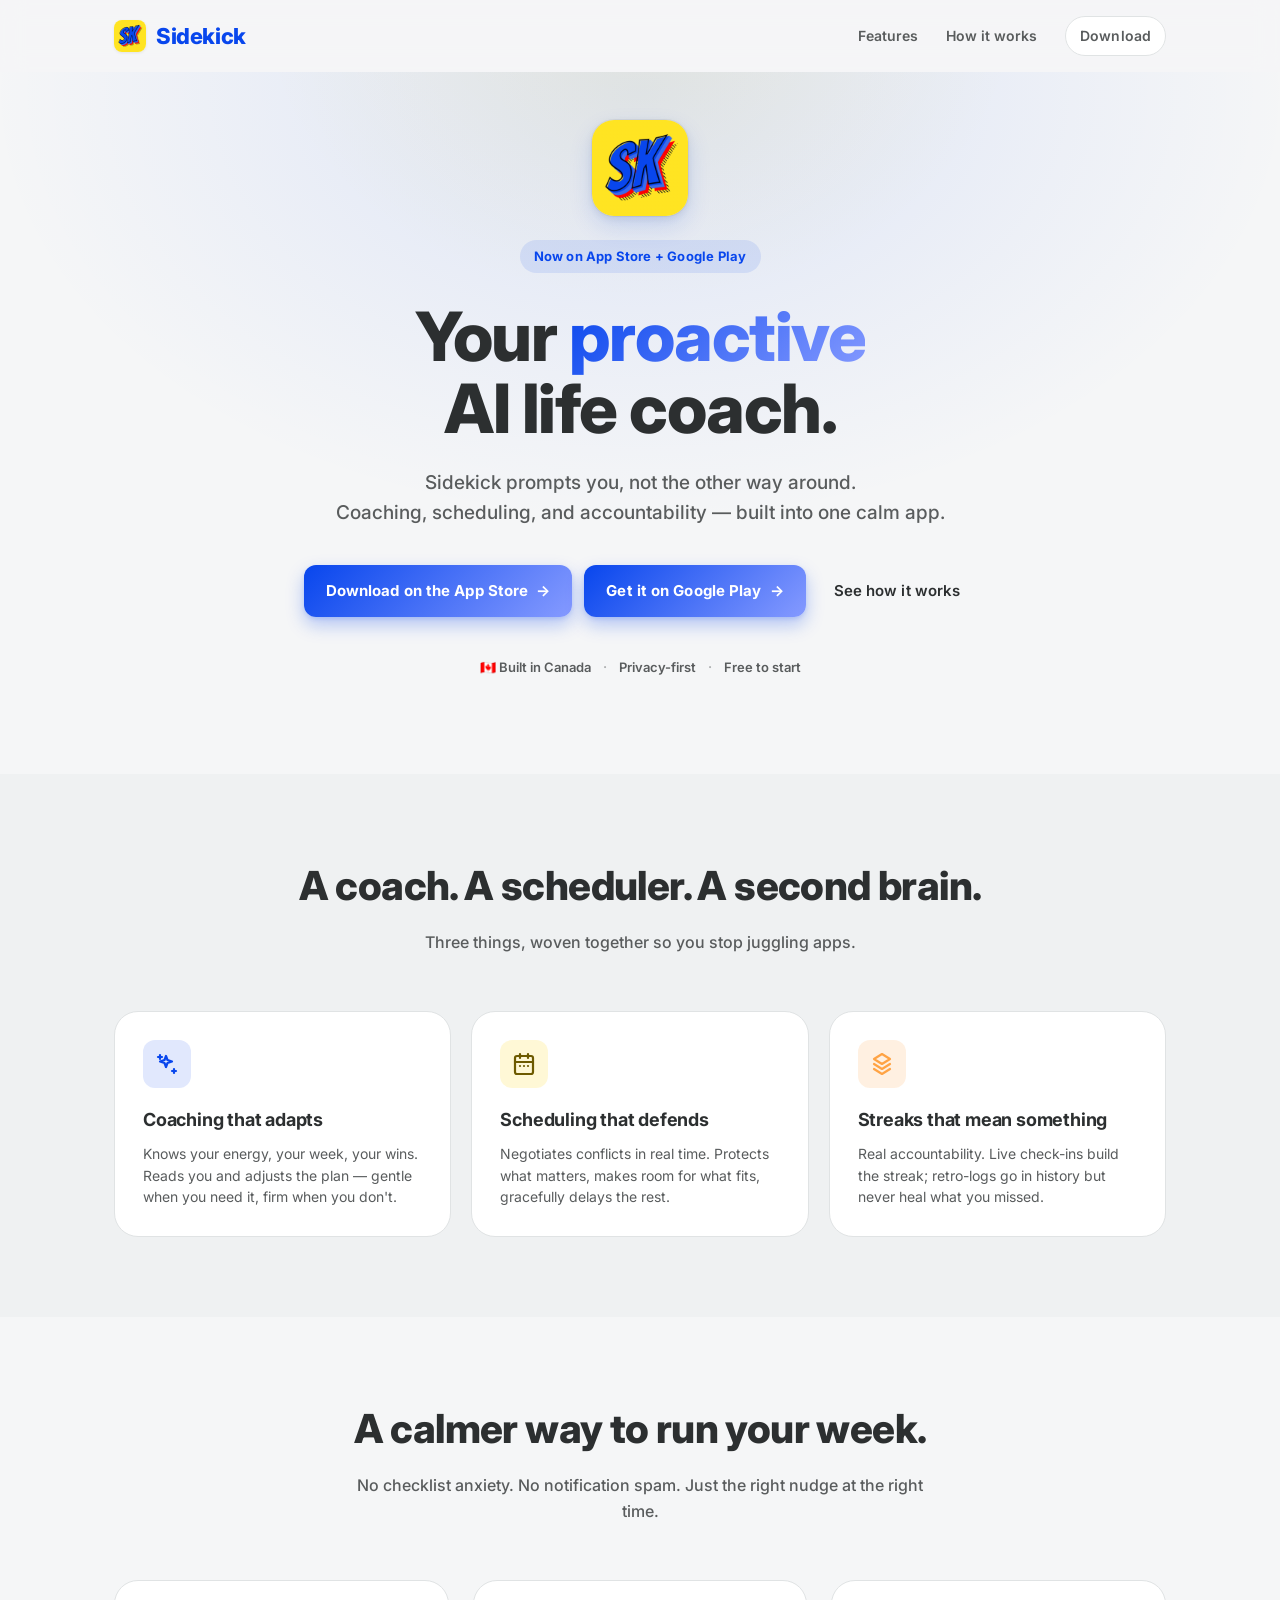
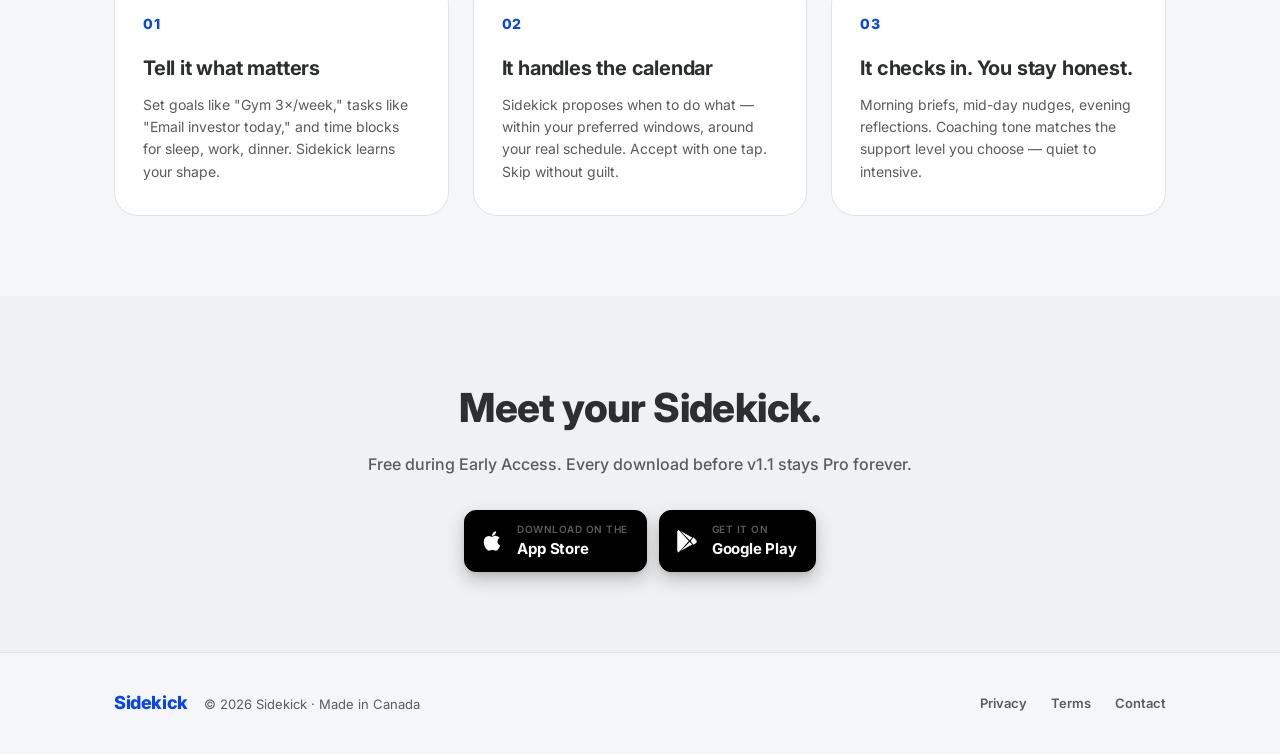
<file: index.html>
<!DOCTYPE html>
<html lang="en">
<head>
  <meta charset="UTF-8" />
  <meta name="google-site-verification" content="sasBCXmBeBm7ZAWcgFnoEq6RkzopzZMMImtIzSrWHzg" />
  <meta name="viewport" content="width=device-width, initial-scale=1.0" />
  <meta name="theme-color" content="#0846ED" />

  <title>Sidekick — Your Proactive AI Life Coach</title>
  <meta name="description" content="Sidekick is a privacy-first personal assistant that proactively coaches you. It integrates calendar, goals, and energy to help maintain life balance — and prompts you, not the other way around." />

  <!-- Open Graph -->
  <meta property="og:title" content="Sidekick — Your Proactive AI Life Coach" />
  <meta property="og:description" content="The AI prompts you, not the other way around. Coaching, scheduling, accountability — built into one calm app." />
  <meta property="og:url" content="https://yoursidekick.ca" />
  <meta property="og:type" content="website" />
  <meta property="og:image" content="https://yoursidekick.ca/og.png" />

  <!-- Twitter -->
  <meta name="twitter:card" content="summary_large_image" />
  <meta name="twitter:title" content="Sidekick — Your Proactive AI Life Coach" />
  <meta name="twitter:description" content="The AI prompts you, not the other way around." />
  <meta name="twitter:image" content="https://yoursidekick.ca/og.png" />

  <!-- Favicon / App Icon -->
  <link rel="icon" type="image/png" href="app-icon.png" />
  <link rel="apple-touch-icon" href="app-icon.png" />
  <link rel="shortcut icon" type="image/png" href="app-icon.png" />

  <!-- Inter font -->
  <link rel="preconnect" href="https://fonts.googleapis.com" />
  <link rel="preconnect" href="https://fonts.gstatic.com" crossorigin />
  <link href="https://fonts.googleapis.com/css2?family=Inter:wght@400;500;600;700;800&display=swap" rel="stylesheet" />

  <link rel="stylesheet" href="style.css" />
</head>
<body>
  <header class="nav">
    <div class="container nav-row">
      <a href="/" class="brand">
        <img src="app-icon.png" alt="" class="brand-icon" width="36" height="36" />
        <span class="wordmark">Sidekick</span>
      </a>
      <nav class="nav-links">
        <a href="#features">Features</a>
        <a href="#how-it-works">How it works</a>
        <a href="#download" class="btn btn-ghost-sm">Download</a>
      </nav>
    </div>
  </header>

  <main>
    <!-- Hero -->
    <section class="hero">
      <div class="container hero-inner">
        <div class="hero-icon-wrap">
          <img src="app-icon.png" alt="Sidekick app icon" class="hero-icon" width="140" height="140" />
        </div>
        <div class="badge">Now on App Store + Google Play</div>
        <h1>
          Your <span class="grad-text">proactive</span><br />
          AI life coach.
        </h1>
        <p class="hero-sub">
          Sidekick prompts you, not the other way around.<br />
          Coaching, scheduling, and accountability — built into one calm app.
        </p>
        <div class="hero-cta">
          <a href="https://apps.apple.com/us/app/sidekick-ai/id6761344816" class="btn btn-primary">
            Download on the App Store
            <span class="arrow">→</span>
          </a>
          <a href="https://play.google.com/store/apps/details?id=com.jjahanzad.sidekick" class="btn btn-primary">
            Get it on Google Play
            <span class="arrow">→</span>
          </a>
          <a href="#how-it-works" class="btn btn-link">See how it works</a>
        </div>
        <div class="hero-trust">
          <span>🇨🇦 Built in Canada</span>
          <span>·</span>
          <span>Privacy-first</span>
          <span>·</span>
          <span>Free to start</span>
        </div>
      </div>
    </section>

    <!-- Value props -->
    <section id="features" class="features">
      <div class="container">
        <h2 class="section-title">A coach. A scheduler. A second brain.</h2>
        <p class="section-sub">Three things, woven together so you stop juggling apps.</p>

        <div class="feature-grid">
          <div class="feature-card">
            <div class="feature-icon" style="background: rgba(8, 70, 237, 0.12); color: #0846ED;">
              <svg viewBox="0 0 24 24" fill="none" stroke="currentColor" stroke-width="2.2" stroke-linecap="round" stroke-linejoin="round"><path d="M5 3v4"/><path d="M19 17v4"/><path d="M3 5h4"/><path d="M17 19h4"/><path d="M11 4l1.5 4L17 9.5 12.5 11 11 15 9.5 11 5 9.5 9.5 8z"/></svg>
            </div>
            <h3>Coaching that adapts</h3>
            <p>Knows your energy, your week, your wins. Reads you and adjusts the plan — gentle when you need it, firm when you don't.</p>
          </div>

          <div class="feature-card">
            <div class="feature-icon" style="background: rgba(253, 212, 0, 0.16); color: #6D5A00;">
              <svg viewBox="0 0 24 24" fill="none" stroke="currentColor" stroke-width="2.2" stroke-linecap="round" stroke-linejoin="round"><rect x="3" y="4" width="18" height="18" rx="2"/><path d="M16 2v4"/><path d="M8 2v4"/><path d="M3 10h18"/><path d="M8 14h.01"/><path d="M12 14h.01"/><path d="M16 14h.01"/></svg>
            </div>
            <h3>Scheduling that defends</h3>
            <p>Negotiates conflicts in real time. Protects what matters, makes room for what fits, gracefully delays the rest.</p>
          </div>

          <div class="feature-card">
            <div class="feature-icon" style="background: rgba(255, 163, 68, 0.16); color: #FFA344;">
              <svg viewBox="0 0 24 24" fill="none" stroke="currentColor" stroke-width="2.2" stroke-linecap="round" stroke-linejoin="round"><path d="M12 2L4 7l8 5 8-5-8-5z"/><path d="M4 12l8 5 8-5"/><path d="M4 17l8 5 8-5"/></svg>
            </div>
            <h3>Streaks that mean something</h3>
            <p>Real accountability. Live check-ins build the streak; retro-logs go in history but never heal what you missed.</p>
          </div>
        </div>
      </div>
    </section>

    <!-- How it works -->
    <section id="how-it-works" class="how">
      <div class="container">
        <h2 class="section-title">A calmer way to run your week.</h2>
        <p class="section-sub">No checklist anxiety. No notification spam. Just the right nudge at the right time.</p>

        <div class="how-grid">
          <div class="how-step">
            <div class="how-num">01</div>
            <h3>Tell it what matters</h3>
            <p>Set goals like "Gym 3×/week," tasks like "Email investor today," and time blocks for sleep, work, dinner. Sidekick learns your shape.</p>
          </div>
          <div class="how-step">
            <div class="how-num">02</div>
            <h3>It handles the calendar</h3>
            <p>Sidekick proposes when to do what — within your preferred windows, around your real schedule. Accept with one tap. Skip without guilt.</p>
          </div>
          <div class="how-step">
            <div class="how-num">03</div>
            <h3>It checks in. You stay honest.</h3>
            <p>Morning briefs, mid-day nudges, evening reflections. Coaching tone matches the support level you choose — quiet to intensive.</p>
          </div>
        </div>
      </div>
    </section>

    <!-- Download CTA -->
    <section id="download" class="waitlist">
      <div class="container waitlist-inner">
        <h2>Meet your Sidekick.</h2>
        <p>Free during Early Access. Every download before v1.1 stays Pro forever.</p>

        <div class="store-badges">
          <a href="https://apps.apple.com/us/app/sidekick-ai/id6761344816" class="store-badge store-badge-live" aria-label="Download on the App Store">
            <svg viewBox="0 0 24 24" fill="currentColor"><path d="M17.05 20.28c-.98.95-2.05.8-3.08.35-1.09-.46-2.09-.48-3.24 0-1.44.62-2.2.44-3.06-.35C2.79 15.25 3.51 7.59 9.05 7.31c1.35.07 2.29.74 3.08.8 1.18-.24 2.31-.93 3.57-.84 1.51.12 2.65.72 3.4 1.8-3.12 1.87-2.38 5.98.48 7.13-.57 1.5-1.31 2.99-2.54 4.09zM12.03 7.25c-.15-2.23 1.66-4.07 3.74-4.25.29 2.58-2.34 4.5-3.74 4.25z"/></svg>
            <div>
              <span class="store-badge-pre">Download on the</span>
              <span class="store-badge-name">App Store</span>
            </div>
          </a>
          <a href="https://play.google.com/store/apps/details?id=com.jjahanzad.sidekick" class="store-badge store-badge-live" aria-label="Get it on Google Play">
            <svg viewBox="0 0 24 24" fill="currentColor"><path d="M3 20.5V3.5c0-.85.46-1.6 1.16-2L13.69 12 4.16 22.5C3.46 22.1 3 21.35 3 20.5zM16.81 15.12L6.05 21.34l8.49-8.49zM20.16 10.81c.5.4.79.99.79 1.69s-.3 1.29-.79 1.69l-2.36 1.37L15.41 12l2.39-3.55zM6.05 2.66l10.76 6.22-2.27 2.39L6.05 2.66z"/></svg>
            <div>
              <span class="store-badge-pre">Get it on</span>
              <span class="store-badge-name">Google Play</span>
            </div>
          </a>
        </div>
      </div>
    </section>
  </main>

  <footer class="footer">
    <div class="container footer-row">
      <div class="footer-brand">
        <span class="wordmark">Sidekick</span>
        <span class="footer-meta">© 2026 Sidekick · Made in Canada</span>
      </div>
      <nav class="footer-links">
        <a href="privacy.html">Privacy</a>
        <a href="terms.html">Terms</a>
        <a href="mailto:hello@yoursidekick.ca">Contact</a>
      </nav>
    </div>
  </footer>
</body>
</html>
</file>
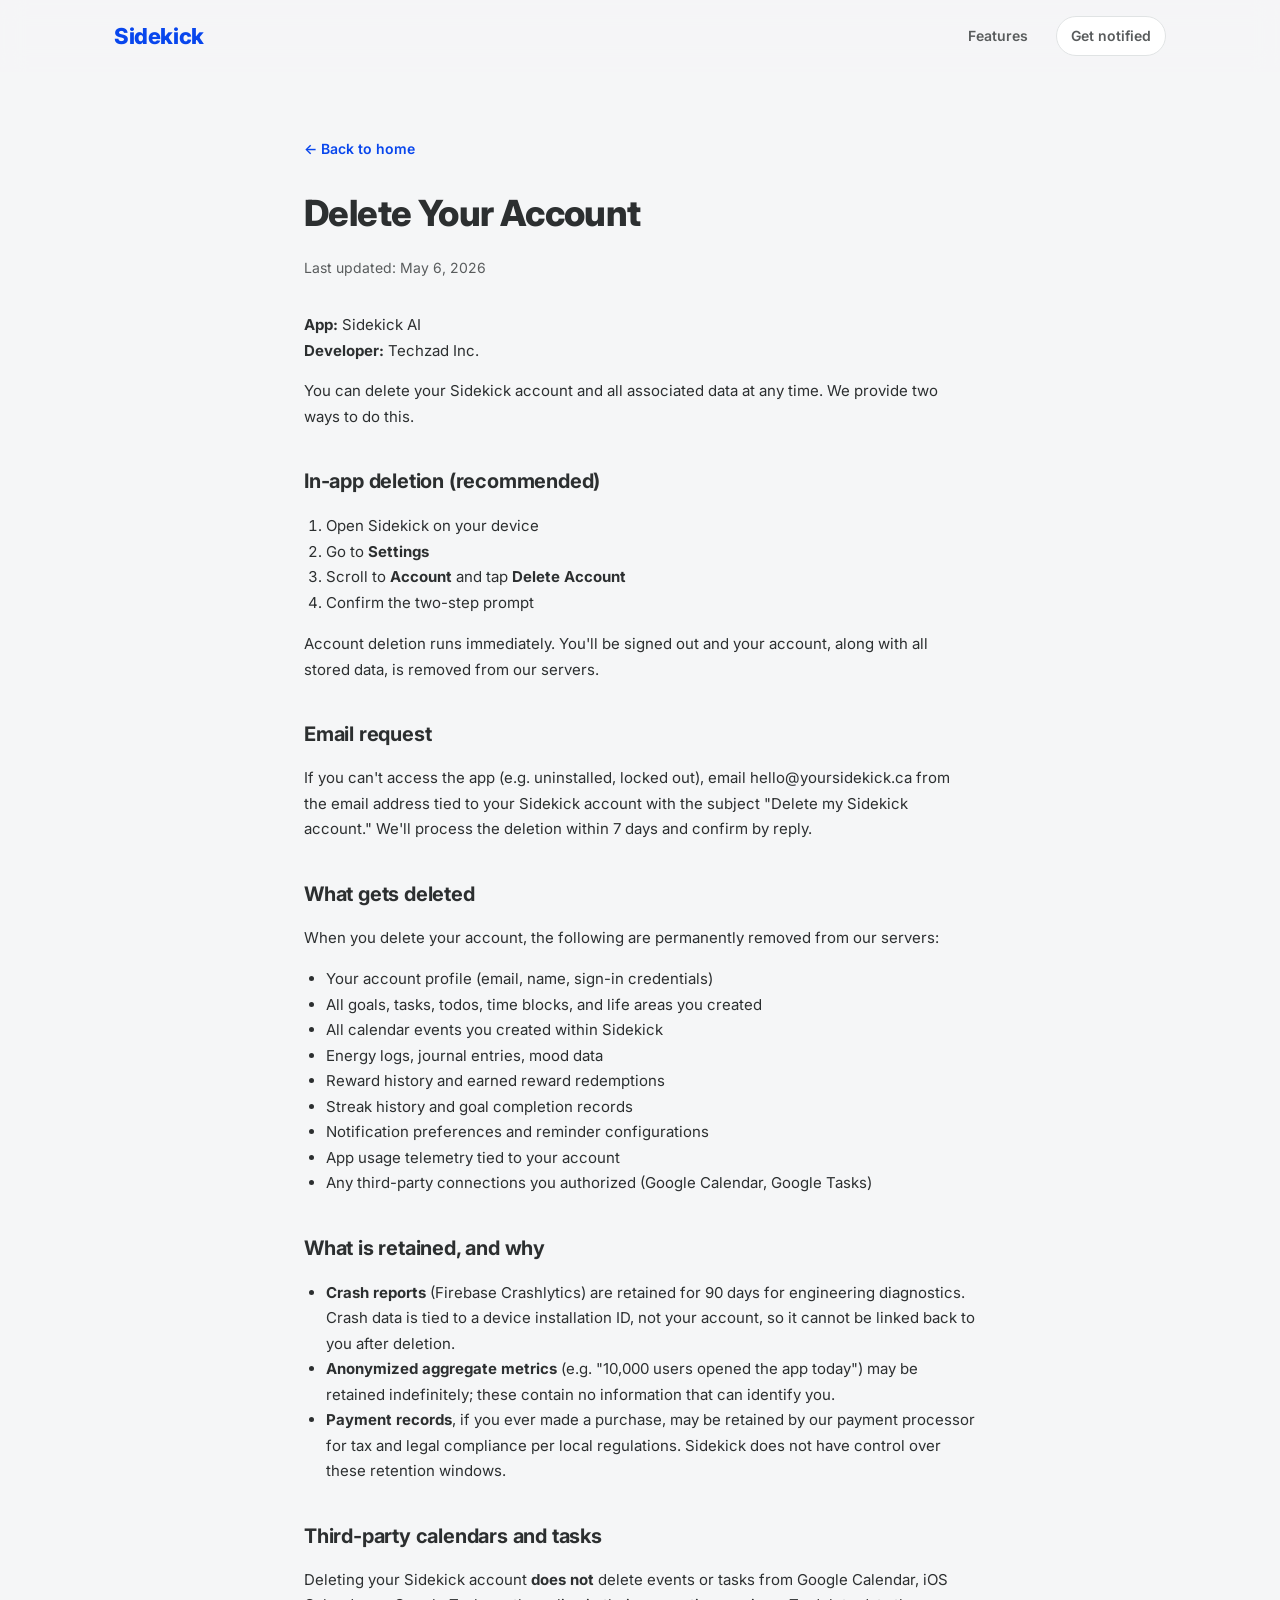
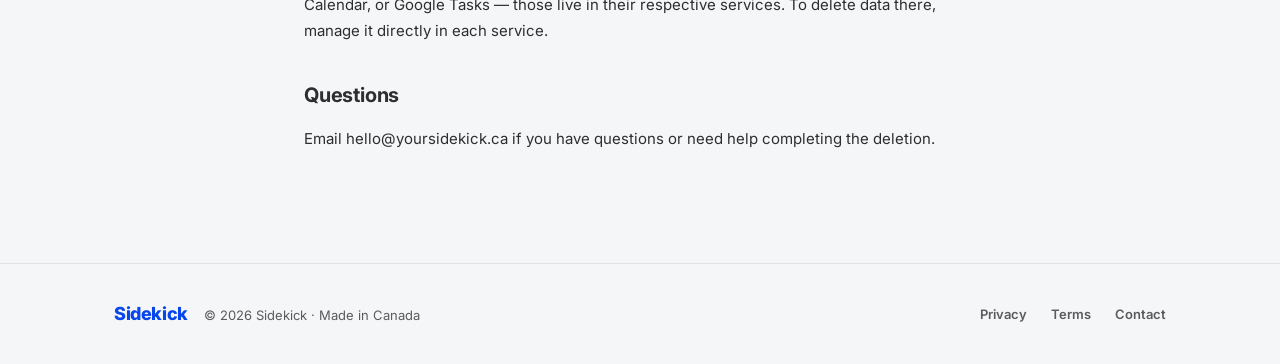
<file: delete-account.html>
<!DOCTYPE html>
<html lang="en">
<head>
  <meta charset="UTF-8" />
  <meta name="viewport" content="width=device-width, initial-scale=1.0" />
  <title>Delete Your Account — Sidekick</title>
  <meta name="description" content="How to delete your Sidekick account and the data associated with it." />
  <link rel="icon" type="image/svg+xml" href="favicon.svg" />
  <link rel="preconnect" href="https://fonts.googleapis.com" />
  <link rel="preconnect" href="https://fonts.gstatic.com" crossorigin />
  <link href="https://fonts.googleapis.com/css2?family=Inter:wght@400;500;600;700;800&display=swap" rel="stylesheet" />
  <link rel="stylesheet" href="style.css" />
  <style>
    .doc { max-width: 720px; margin: 0 auto; padding: 64px 24px 96px; }
    .doc h1 { font-size: 36px; font-weight: 800; letter-spacing: -0.6px; margin: 0 0 8px; }
    .doc .meta { font-size: 14px; color: var(--on-surface-variant); margin-bottom: 32px; }
    .doc h2 { font-size: 20px; font-weight: 700; letter-spacing: -0.2px; margin: 36px 0 12px; }
    .doc p, .doc li { font-size: 15px; line-height: 1.7; color: var(--on-surface); }
    .doc ul, .doc ol { padding-left: 22px; }
    .doc strong { font-weight: 700; }
    .back { display: inline-block; margin-bottom: 24px; font-size: 14px; font-weight: 600; color: var(--primary); }
  </style>
</head>
<body>
  <header class="nav">
    <div class="container nav-row">
      <a href="/" class="wordmark">Sidekick</a>
      <nav class="nav-links">
        <a href="/#features">Features</a>
        <a href="/#waitlist" class="btn-ghost-sm">Get notified</a>
      </nav>
    </div>
  </header>

  <main class="doc">
    <a href="/" class="back">← Back to home</a>
    <h1>Delete Your Account</h1>
    <p class="meta">Last updated: May 6, 2026</p>

    <p>
      <strong>App:</strong> Sidekick AI<br />
      <strong>Developer:</strong> Techzad Inc.
    </p>

    <p>
      You can delete your Sidekick account and all associated data at any time. We
      provide two ways to do this.
    </p>

    <h2>In-app deletion (recommended)</h2>
    <ol>
      <li>Open Sidekick on your device</li>
      <li>Go to <strong>Settings</strong></li>
      <li>Scroll to <strong>Account</strong> and tap <strong>Delete Account</strong></li>
      <li>Confirm the two-step prompt</li>
    </ol>
    <p>
      Account deletion runs immediately. You'll be signed out and your account, along
      with all stored data, is removed from our servers.
    </p>

    <h2>Email request</h2>
    <p>
      If you can't access the app (e.g. uninstalled, locked out), email
      <a href="mailto:hello@yoursidekick.ca">hello@yoursidekick.ca</a> from the email
      address tied to your Sidekick account with the subject "Delete my Sidekick
      account." We'll process the deletion within 7 days and confirm by reply.
    </p>

    <h2>What gets deleted</h2>
    <p>
      When you delete your account, the following are permanently removed from our
      servers:
    </p>
    <ul>
      <li>Your account profile (email, name, sign-in credentials)</li>
      <li>All goals, tasks, todos, time blocks, and life areas you created</li>
      <li>All calendar events you created within Sidekick</li>
      <li>Energy logs, journal entries, mood data</li>
      <li>Reward history and earned reward redemptions</li>
      <li>Streak history and goal completion records</li>
      <li>Notification preferences and reminder configurations</li>
      <li>App usage telemetry tied to your account</li>
      <li>Any third-party connections you authorized (Google Calendar, Google Tasks)</li>
    </ul>

    <h2>What is retained, and why</h2>
    <ul>
      <li>
        <strong>Crash reports</strong> (Firebase Crashlytics) are retained for 90 days
        for engineering diagnostics. Crash data is tied to a device installation ID,
        not your account, so it cannot be linked back to you after deletion.
      </li>
      <li>
        <strong>Anonymized aggregate metrics</strong> (e.g. "10,000 users opened the
        app today") may be retained indefinitely; these contain no information that
        can identify you.
      </li>
      <li>
        <strong>Payment records</strong>, if you ever made a purchase, may be retained
        by our payment processor for tax and legal compliance per local regulations.
        Sidekick does not have control over these retention windows.
      </li>
    </ul>

    <h2>Third-party calendars and tasks</h2>
    <p>
      Deleting your Sidekick account <strong>does not</strong> delete events or tasks
      from Google Calendar, iOS Calendar, or Google Tasks — those live in their
      respective services. To delete data there, manage it directly in each service.
    </p>

    <h2>Questions</h2>
    <p>
      Email <a href="mailto:hello@yoursidekick.ca">hello@yoursidekick.ca</a> if you
      have questions or need help completing the deletion.
    </p>
  </main>

  <footer class="footer">
    <div class="container footer-row">
      <div class="footer-brand">
        <span class="wordmark">Sidekick</span>
        <span class="footer-meta">© 2026 Sidekick · Made in Canada</span>
      </div>
      <nav class="footer-links">
        <a href="privacy.html">Privacy</a>
        <a href="terms.html">Terms</a>
        <a href="mailto:hello@yoursidekick.ca">Contact</a>
      </nav>
    </div>
  </footer>
</body>
</html>
</file>
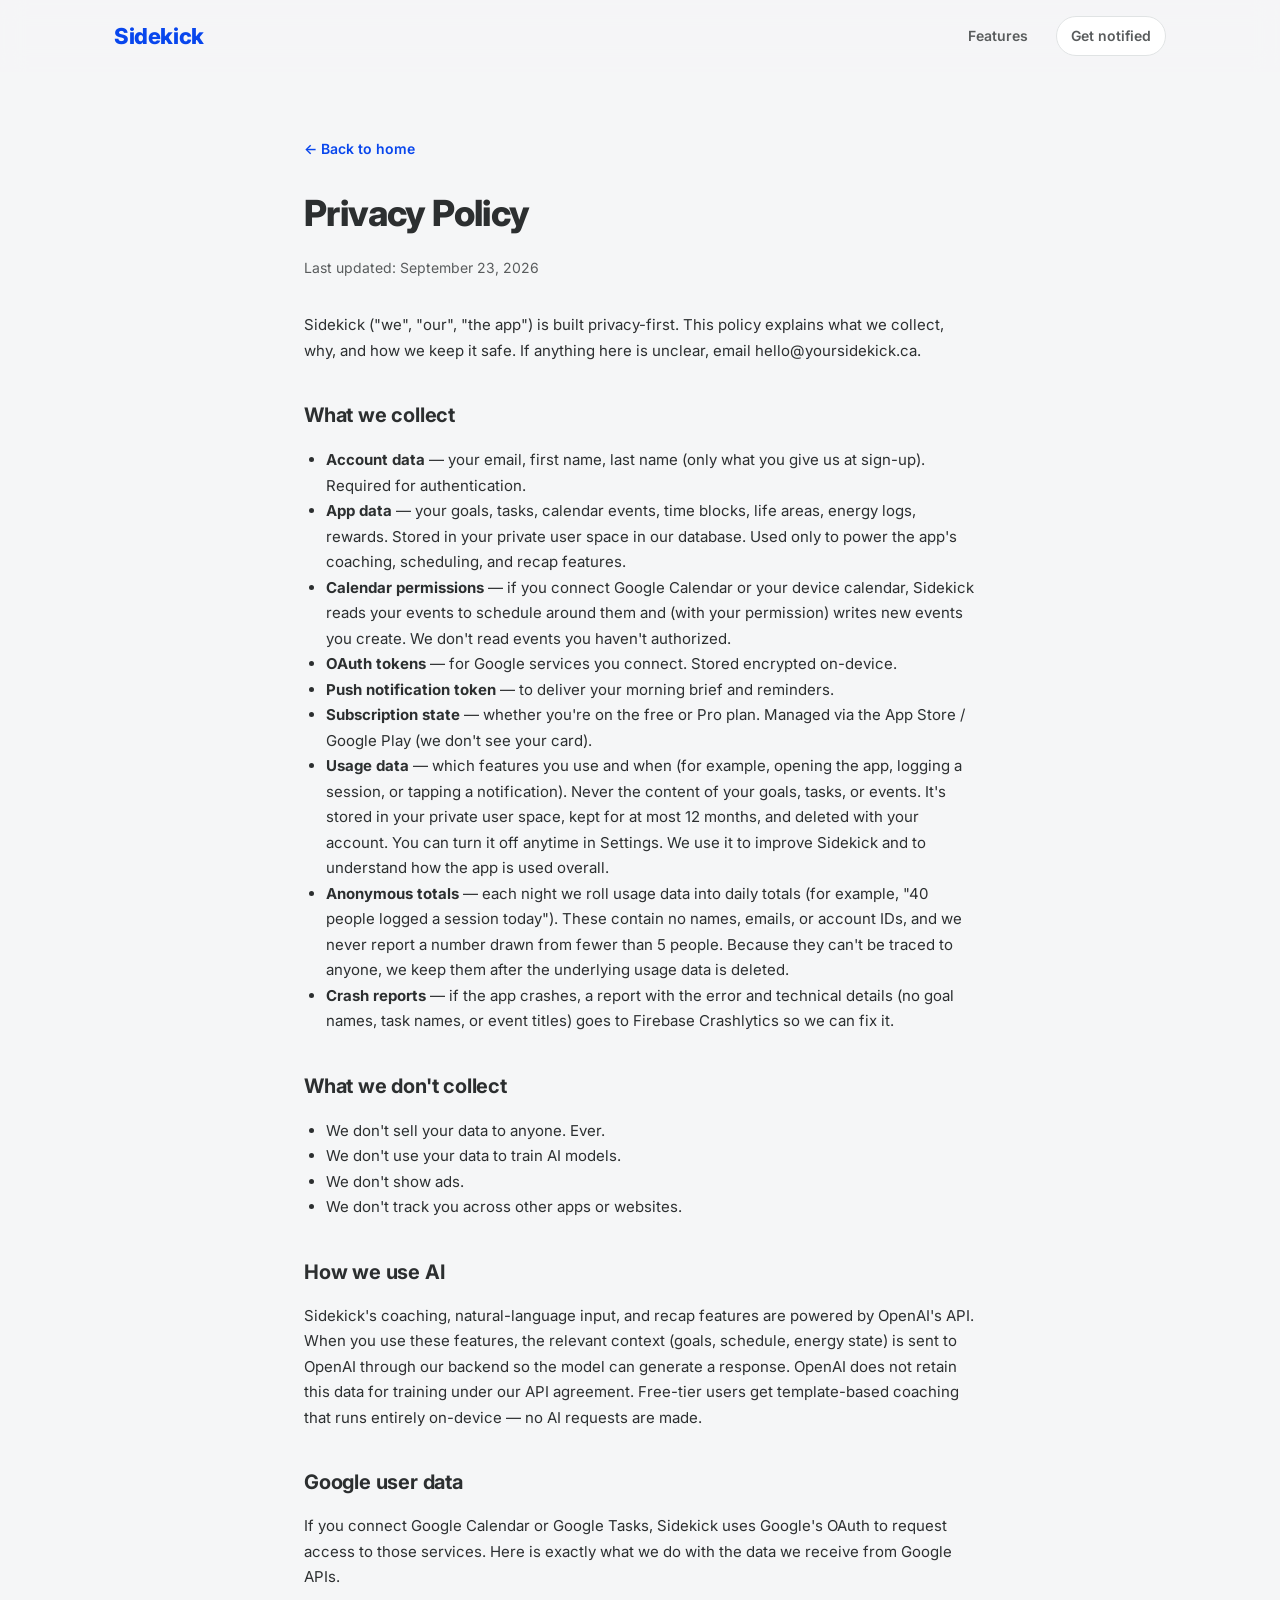
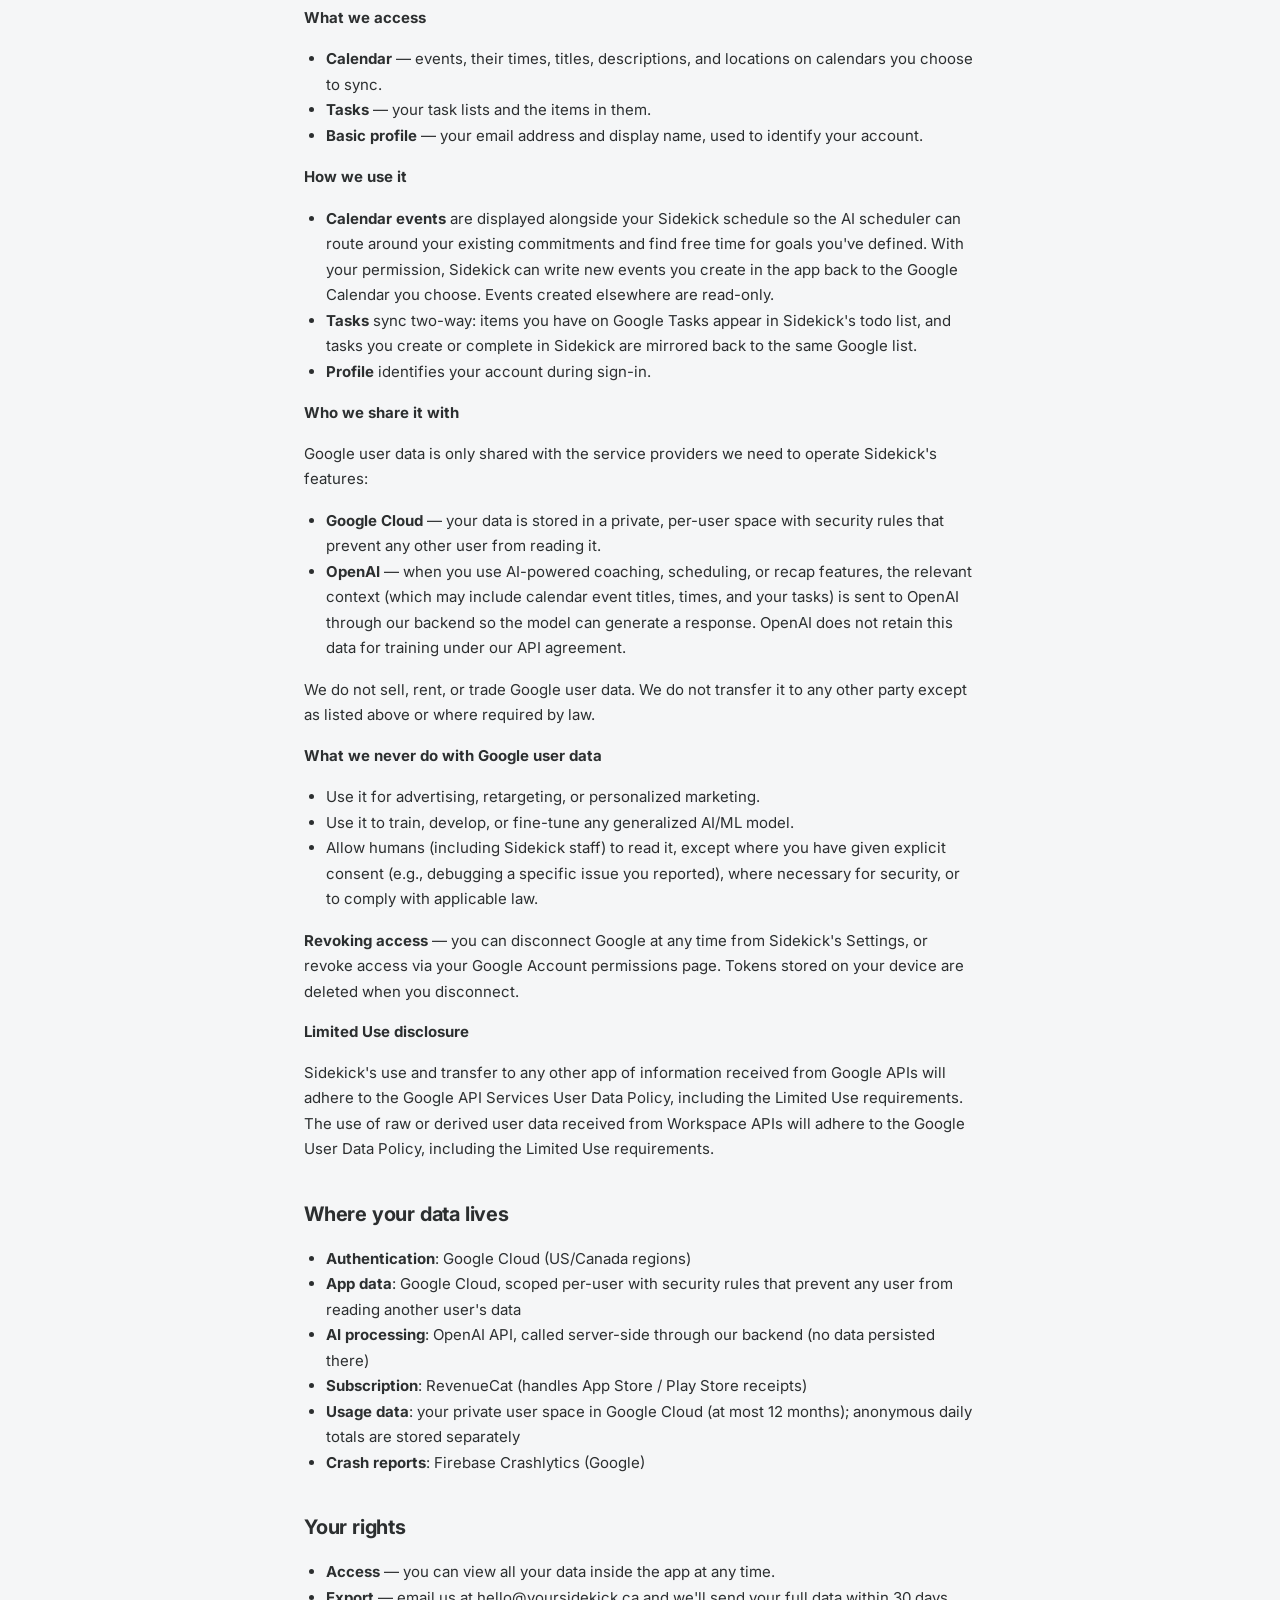
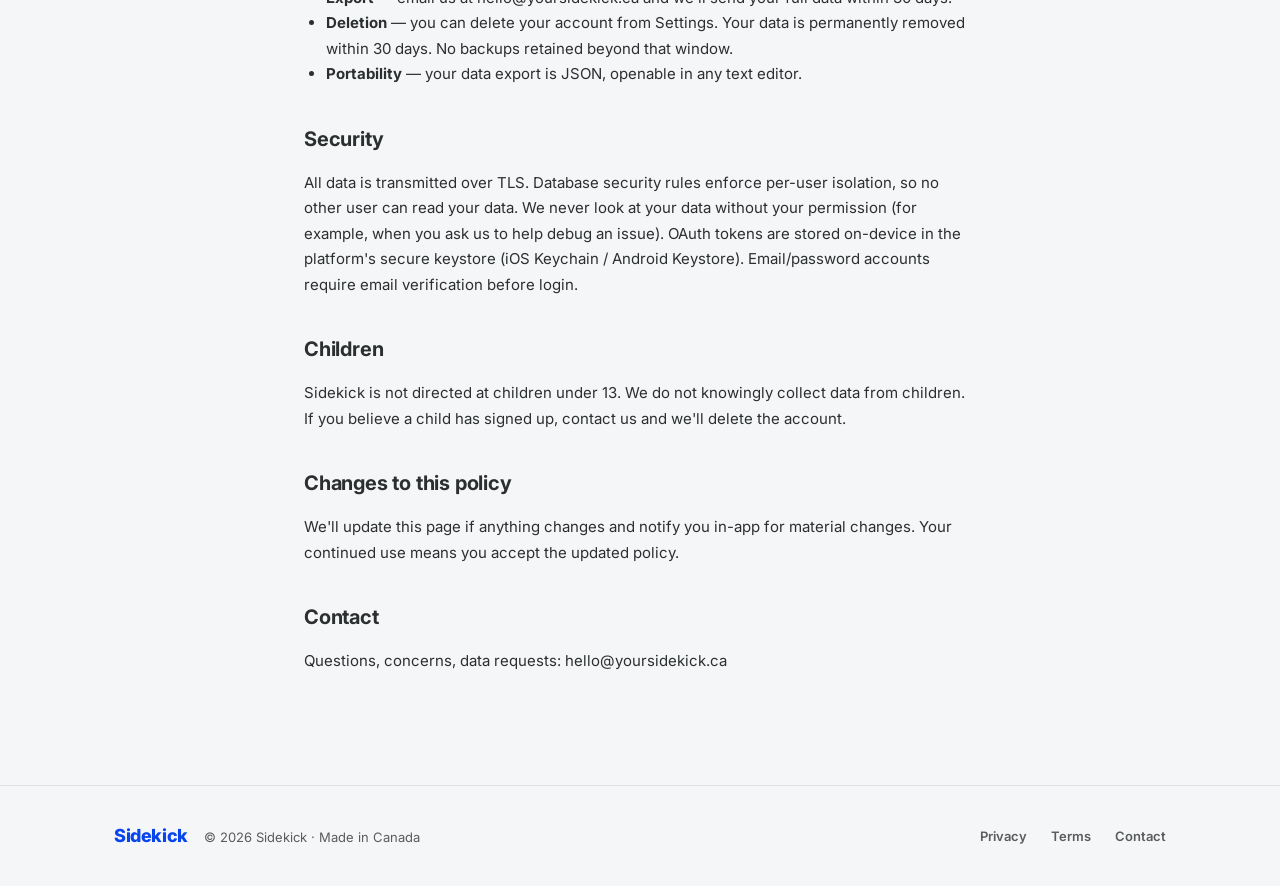
<file: privacy.html>
<!DOCTYPE html>
<html lang="en">
<head>
  <meta charset="UTF-8" />
  <meta name="viewport" content="width=device-width, initial-scale=1.0" />
  <title>Privacy Policy — Sidekick</title>
  <meta name="description" content="How Sidekick collects, uses, and protects your data." />
  <link rel="icon" type="image/svg+xml" href="favicon.svg" />
  <link rel="preconnect" href="https://fonts.googleapis.com" />
  <link rel="preconnect" href="https://fonts.gstatic.com" crossorigin />
  <link href="https://fonts.googleapis.com/css2?family=Inter:wght@400;500;600;700;800&display=swap" rel="stylesheet" />
  <link rel="stylesheet" href="style.css" />
  <style>
    .doc { max-width: 720px; margin: 0 auto; padding: 64px 24px 96px; }
    .doc h1 { font-size: 36px; font-weight: 800; letter-spacing: -0.6px; margin: 0 0 8px; }
    .doc .meta { font-size: 14px; color: var(--on-surface-variant); margin-bottom: 32px; }
    .doc h2 { font-size: 20px; font-weight: 700; letter-spacing: -0.2px; margin: 36px 0 12px; }
    .doc p, .doc li { font-size: 15px; line-height: 1.7; color: var(--on-surface); }
    .doc ul { padding-left: 22px; }
    .doc strong { font-weight: 700; }
    .back { display: inline-block; margin-bottom: 24px; font-size: 14px; font-weight: 600; color: var(--primary); }
  </style>
</head>
<body>
  <header class="nav">
    <div class="container nav-row">
      <a href="/" class="wordmark">Sidekick</a>
      <nav class="nav-links">
        <a href="/#features">Features</a>
        <a href="/#waitlist" class="btn-ghost-sm">Get notified</a>
      </nav>
    </div>
  </header>

  <main class="doc">
    <a href="/" class="back">← Back to home</a>
    <h1>Privacy Policy</h1>
    <p class="meta">Last updated: September 23, 2026</p>

    <p>
      Sidekick ("we", "our", "the app") is built privacy-first. This policy explains what we
      collect, why, and how we keep it safe. If anything here is unclear, email
      <a href="mailto:hello@yoursidekick.ca">hello@yoursidekick.ca</a>.
    </p>

    <h2>What we collect</h2>
    <ul>
      <li><strong>Account data</strong> — your email, first name, last name (only what you give us at sign-up). Required for authentication.</li>
      <li><strong>App data</strong> — your goals, tasks, calendar events, time blocks, life areas, energy logs, rewards. Stored in your private user space in our database. Used only to power the app's coaching, scheduling, and recap features.</li>
      <li><strong>Calendar permissions</strong> — if you connect Google Calendar or your device calendar, Sidekick reads your events to schedule around them and (with your permission) writes new events you create. We don't read events you haven't authorized.</li>
      <li><strong>OAuth tokens</strong> — for Google services you connect. Stored encrypted on-device.</li>
      <li><strong>Push notification token</strong> — to deliver your morning brief and reminders.</li>
      <li><strong>Subscription state</strong> — whether you're on the free or Pro plan. Managed via the App Store / Google Play (we don't see your card).</li>
      <li><strong>Usage data</strong> — which features you use and when (for example, opening the app, logging a session, or tapping a notification). Never the content of your goals, tasks, or events. It's stored in your private user space, kept for at most 12 months, and deleted with your account. You can turn it off anytime in Settings. We use it to improve Sidekick and to understand how the app is used overall.</li>
      <li><strong>Anonymous totals</strong> — each night we roll usage data into daily totals (for example, "40 people logged a session today"). These contain no names, emails, or account IDs, and we never report a number drawn from fewer than 5 people. Because they can't be traced to anyone, we keep them after the underlying usage data is deleted.</li>
      <li><strong>Crash reports</strong> — if the app crashes, a report with the error and technical details (no goal names, task names, or event titles) goes to Firebase Crashlytics so we can fix it.</li>
    </ul>

    <h2>What we don't collect</h2>
    <ul>
      <li>We don't sell your data to anyone. Ever.</li>
      <li>We don't use your data to train AI models.</li>
      <li>We don't show ads.</li>
      <li>We don't track you across other apps or websites.</li>
    </ul>

    <h2>How we use AI</h2>
    <p>
      Sidekick's coaching, natural-language input, and recap features are powered by
      OpenAI's API. When you use these features, the relevant context (goals, schedule,
      energy state) is sent to OpenAI through our backend so the model can generate a
      response. OpenAI does not retain this data for training under our API agreement.
      Free-tier users get template-based coaching that runs entirely on-device — no AI
      requests are made.
    </p>

    <h2>Google user data</h2>
    <p>
      If you connect Google Calendar or Google Tasks, Sidekick uses Google's OAuth to
      request access to those services. Here is exactly what we do with the data we
      receive from Google APIs.
    </p>

    <p><strong>What we access</strong></p>
    <ul>
      <li><strong>Calendar</strong> — events, their times, titles, descriptions, and locations on calendars you choose to sync.</li>
      <li><strong>Tasks</strong> — your task lists and the items in them.</li>
      <li><strong>Basic profile</strong> — your email address and display name, used to identify your account.</li>
    </ul>

    <p><strong>How we use it</strong></p>
    <ul>
      <li><strong>Calendar events</strong> are displayed alongside your Sidekick schedule so the AI scheduler can route around your existing commitments and find free time for goals you've defined. With your permission, Sidekick can write new events you create in the app back to the Google Calendar you choose. Events created elsewhere are read-only.</li>
      <li><strong>Tasks</strong> sync two-way: items you have on Google Tasks appear in Sidekick's todo list, and tasks you create or complete in Sidekick are mirrored back to the same Google list.</li>
      <li><strong>Profile</strong> identifies your account during sign-in.</li>
    </ul>

    <p><strong>Who we share it with</strong></p>
    <p>
      Google user data is only shared with the service providers we need to operate
      Sidekick's features:
    </p>
    <ul>
      <li><strong>Google Cloud</strong> — your data is stored in a private, per-user
        space with security rules that prevent any other user from reading it.</li>
      <li><strong>OpenAI</strong> — when you use AI-powered coaching, scheduling, or recap
        features, the relevant context (which may include calendar event titles, times,
        and your tasks) is sent to OpenAI through our backend so the model can generate
        a response. OpenAI does not retain this data for training under our API
        agreement.</li>
    </ul>
    <p>
      We do not sell, rent, or trade Google user data. We do not transfer it to any
      other party except as listed above or where required by law.
    </p>

    <p><strong>What we never do with Google user data</strong></p>
    <ul>
      <li>Use it for advertising, retargeting, or personalized marketing.</li>
      <li>Use it to train, develop, or fine-tune any generalized AI/ML model.</li>
      <li>Allow humans (including Sidekick staff) to read it, except where you have
        given explicit consent (e.g., debugging a specific issue you reported), where
        necessary for security, or to comply with applicable law.</li>
    </ul>

    <p><strong>Revoking access</strong> — you can disconnect Google at any time from
      Sidekick's Settings, or revoke access via your
      <a href="https://myaccount.google.com/permissions">Google Account permissions
      page</a>. Tokens stored on your device are deleted when you disconnect.</p>

    <p><strong>Limited Use disclosure</strong></p>
    <p>
      Sidekick's use and transfer to any other app of information received from Google
      APIs will adhere to the
      <a href="https://developers.google.com/terms/api-services-user-data-policy">Google
      API Services User Data Policy</a>, including the Limited Use requirements. The use
      of raw or derived user data received from Workspace APIs will adhere to the Google
      User Data Policy, including the Limited Use requirements.
    </p>

    <h2>Where your data lives</h2>
    <ul>
      <li><strong>Authentication</strong>: Google Cloud (US/Canada regions)</li>
      <li><strong>App data</strong>: Google Cloud, scoped per-user with security rules that prevent any user from reading another user's data</li>
      <li><strong>AI processing</strong>: OpenAI API, called server-side through our backend (no data persisted there)</li>
      <li><strong>Subscription</strong>: RevenueCat (handles App Store / Play Store receipts)</li>
      <li><strong>Usage data</strong>: your private user space in Google Cloud (at most 12 months); anonymous daily totals are stored separately</li>
      <li><strong>Crash reports</strong>: Firebase Crashlytics (Google)</li>
    </ul>

    <h2>Your rights</h2>
    <ul>
      <li><strong>Access</strong> — you can view all your data inside the app at any time.</li>
      <li><strong>Export</strong> — email us at <a href="mailto:hello@yoursidekick.ca">hello@yoursidekick.ca</a> and we'll send your full data within 30 days.</li>
      <li><strong>Deletion</strong> — you can delete your account from Settings. Your data is permanently removed within 30 days. No backups retained beyond that window.</li>
      <li><strong>Portability</strong> — your data export is JSON, openable in any text editor.</li>
    </ul>

    <h2>Security</h2>
    <p>
      All data is transmitted over TLS. Database security rules enforce per-user
      isolation, so no other user can read your data. We never look at your data
      without your permission (for example, when you ask us to help debug an issue).
      OAuth tokens are stored on-device in the platform's secure keystore (iOS
      Keychain / Android Keystore). Email/password accounts require email verification
      before login.
    </p>

    <h2>Children</h2>
    <p>
      Sidekick is not directed at children under 13. We do not knowingly collect data from
      children. If you believe a child has signed up, contact us and we'll delete the
      account.
    </p>

    <h2>Changes to this policy</h2>
    <p>
      We'll update this page if anything changes and notify you in-app for material
      changes. Your continued use means you accept the updated policy.
    </p>

    <h2>Contact</h2>
    <p>
      Questions, concerns, data requests:
      <a href="mailto:hello@yoursidekick.ca">hello@yoursidekick.ca</a>
    </p>
  </main>

  <footer class="footer">
    <div class="container footer-row">
      <div class="footer-brand">
        <span class="wordmark">Sidekick</span>
        <span class="footer-meta">© 2026 Sidekick · Made in Canada</span>
      </div>
      <nav class="footer-links">
        <a href="privacy.html">Privacy</a>
        <a href="terms.html">Terms</a>
        <a href="mailto:hello@yoursidekick.ca">Contact</a>
      </nav>
    </div>
  </footer>
</body>
</html>
</file>
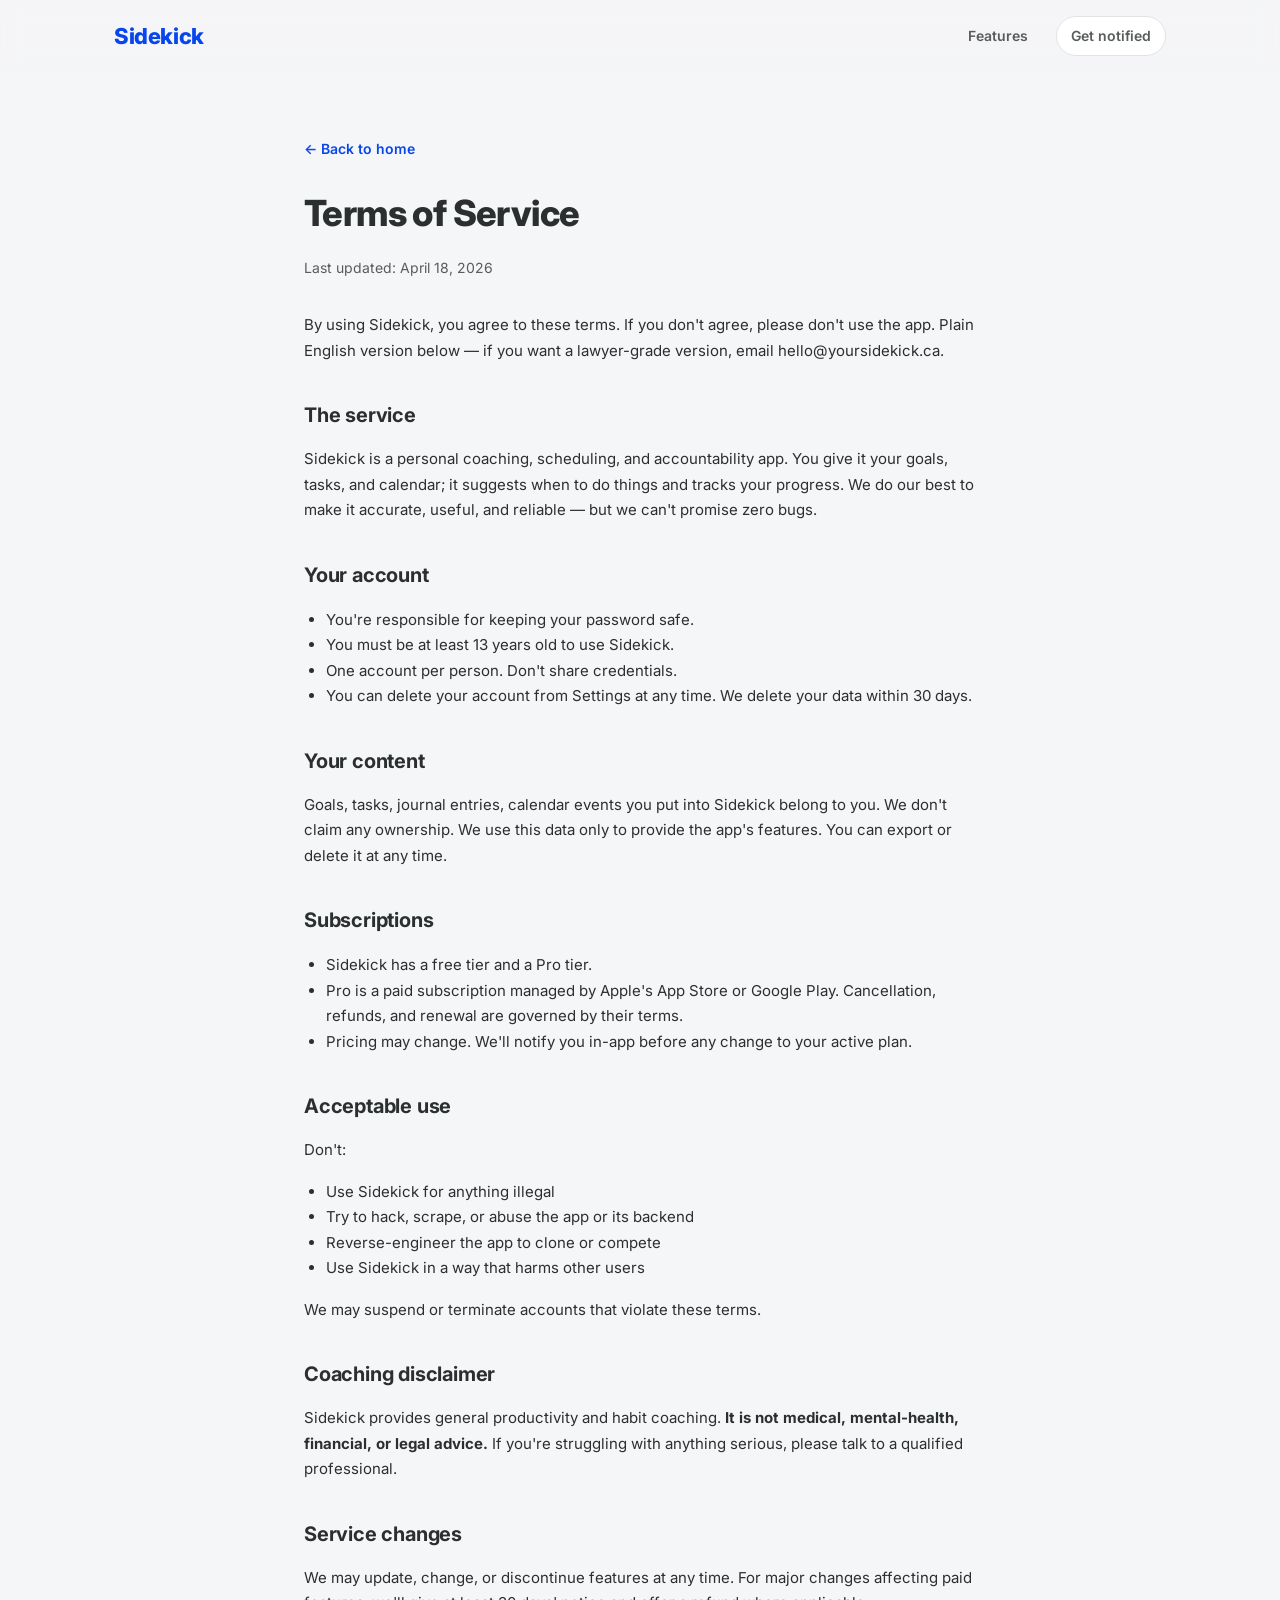
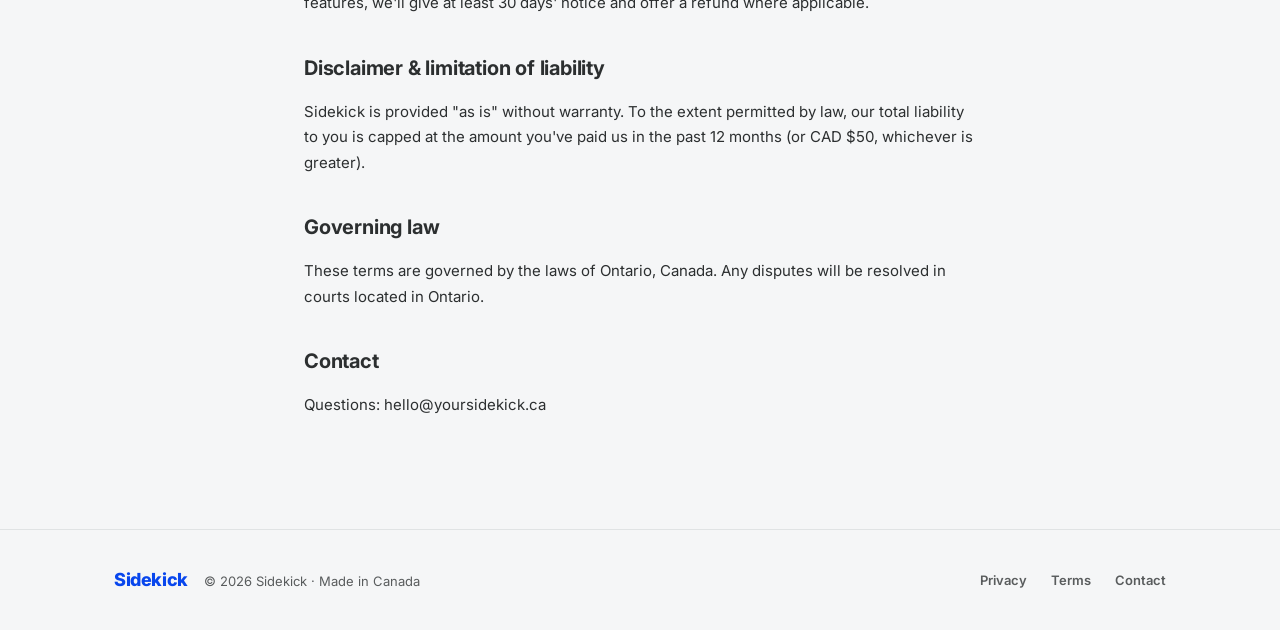
<file: terms.html>
<!DOCTYPE html>
<html lang="en">
<head>
  <meta charset="UTF-8" />
  <meta name="viewport" content="width=device-width, initial-scale=1.0" />
  <title>Terms of Service — Sidekick</title>
  <meta name="description" content="The terms of using Sidekick." />
  <link rel="icon" type="image/svg+xml" href="favicon.svg" />
  <link rel="preconnect" href="https://fonts.googleapis.com" />
  <link rel="preconnect" href="https://fonts.gstatic.com" crossorigin />
  <link href="https://fonts.googleapis.com/css2?family=Inter:wght@400;500;600;700;800&display=swap" rel="stylesheet" />
  <link rel="stylesheet" href="style.css" />
  <style>
    .doc { max-width: 720px; margin: 0 auto; padding: 64px 24px 96px; }
    .doc h1 { font-size: 36px; font-weight: 800; letter-spacing: -0.6px; margin: 0 0 8px; }
    .doc .meta { font-size: 14px; color: var(--on-surface-variant); margin-bottom: 32px; }
    .doc h2 { font-size: 20px; font-weight: 700; letter-spacing: -0.2px; margin: 36px 0 12px; }
    .doc p, .doc li { font-size: 15px; line-height: 1.7; color: var(--on-surface); }
    .doc ul { padding-left: 22px; }
    .back { display: inline-block; margin-bottom: 24px; font-size: 14px; font-weight: 600; color: var(--primary); }
  </style>
</head>
<body>
  <header class="nav">
    <div class="container nav-row">
      <a href="/" class="wordmark">Sidekick</a>
      <nav class="nav-links">
        <a href="/#features">Features</a>
        <a href="/#waitlist" class="btn-ghost-sm">Get notified</a>
      </nav>
    </div>
  </header>

  <main class="doc">
    <a href="/" class="back">← Back to home</a>
    <h1>Terms of Service</h1>
    <p class="meta">Last updated: April 18, 2026</p>

    <p>
      By using Sidekick, you agree to these terms. If you don't agree, please don't use
      the app. Plain English version below — if you want a lawyer-grade version, email
      <a href="mailto:hello@yoursidekick.ca">hello@yoursidekick.ca</a>.
    </p>

    <h2>The service</h2>
    <p>
      Sidekick is a personal coaching, scheduling, and accountability app. You give it
      your goals, tasks, and calendar; it suggests when to do things and tracks your
      progress. We do our best to make it accurate, useful, and reliable — but we
      can't promise zero bugs.
    </p>

    <h2>Your account</h2>
    <ul>
      <li>You're responsible for keeping your password safe.</li>
      <li>You must be at least 13 years old to use Sidekick.</li>
      <li>One account per person. Don't share credentials.</li>
      <li>You can delete your account from Settings at any time. We delete your data within 30 days.</li>
    </ul>

    <h2>Your content</h2>
    <p>
      Goals, tasks, journal entries, calendar events you put into Sidekick belong to you.
      We don't claim any ownership. We use this data only to provide the app's features.
      You can export or delete it at any time.
    </p>

    <h2>Subscriptions</h2>
    <ul>
      <li>Sidekick has a free tier and a Pro tier.</li>
      <li>Pro is a paid subscription managed by Apple's App Store or Google Play. Cancellation, refunds, and renewal are governed by their terms.</li>
      <li>Pricing may change. We'll notify you in-app before any change to your active plan.</li>
    </ul>

    <h2>Acceptable use</h2>
    <p>Don't:</p>
    <ul>
      <li>Use Sidekick for anything illegal</li>
      <li>Try to hack, scrape, or abuse the app or its backend</li>
      <li>Reverse-engineer the app to clone or compete</li>
      <li>Use Sidekick in a way that harms other users</li>
    </ul>
    <p>
      We may suspend or terminate accounts that violate these terms.
    </p>

    <h2>Coaching disclaimer</h2>
    <p>
      Sidekick provides general productivity and habit coaching. <strong>It is not medical,
      mental-health, financial, or legal advice.</strong> If you're struggling with
      anything serious, please talk to a qualified professional.
    </p>

    <h2>Service changes</h2>
    <p>
      We may update, change, or discontinue features at any time. For major changes
      affecting paid features, we'll give at least 30 days' notice and offer a refund
      where applicable.
    </p>

    <h2>Disclaimer & limitation of liability</h2>
    <p>
      Sidekick is provided "as is" without warranty. To the extent permitted by law, our
      total liability to you is capped at the amount you've paid us in the past 12
      months (or CAD $50, whichever is greater).
    </p>

    <h2>Governing law</h2>
    <p>
      These terms are governed by the laws of Ontario, Canada. Any disputes will be
      resolved in courts located in Ontario.
    </p>

    <h2>Contact</h2>
    <p>
      Questions: <a href="mailto:hello@yoursidekick.ca">hello@yoursidekick.ca</a>
    </p>
  </main>

  <footer class="footer">
    <div class="container footer-row">
      <div class="footer-brand">
        <span class="wordmark">Sidekick</span>
        <span class="footer-meta">© 2026 Sidekick · Made in Canada</span>
      </div>
      <nav class="footer-links">
        <a href="privacy.html">Privacy</a>
        <a href="terms.html">Terms</a>
        <a href="mailto:hello@yoursidekick.ca">Contact</a>
      </nav>
    </div>
  </footer>
</body>
</html>
</file>
<file: style.css>
/* ─────────────────────────────────────────────────────────────────────────
   Sidekick landing page — Sentinel design system
   Hero blue #0846ED, power yellow #FDD400, Inter, surface tier system,
   tonal lift, gradient CTAs, soft definition borders.
   ───────────────────────────────────────────────────────────────────────── */

:root {
  /* Surface tier */
  --surface-base: #F5F6F7;
  --surface-low: #EFF1F2;
  --surface: #FFFFFF;
  --surface-container: #E6E8EA;
  --surface-high: #E0E3E4;
  --surface-highest: #DADDDF;

  /* Text */
  --on-surface: #2C2F30;
  --on-surface-variant: #595C5D;
  --outline: #757778;
  --outline-variant: #ABADAE;

  /* Brand */
  --primary: #0846ED;
  --primary-container: #859AFF;
  --on-primary: #F2F1FF;
  --secondary-container: #FDD400;
  --on-secondary-container: #594A00;
  --tertiary: #B7131A;

  /* Status */
  --green: #4DAB9A;
  --orange: #FFA344;

  /* Type */
  --font-sans: 'Inter', -apple-system, BlinkMacSystemFont, 'Segoe UI', Roboto, sans-serif;

  /* Radius + spacing */
  --r-sm: 8px;
  --r-md: 12px;
  --r-lg: 16px;
  --r-xl: 24px;
  --r-2xl: 32px;
  --r-full: 9999px;
}

@media (prefers-color-scheme: dark) {
  :root {
    --surface-base: #0E1112;
    --surface-low: #16191A;
    --surface: #202425;
    --surface-container: #1A1D1E;
    --surface-high: #24272A;
    --surface-highest: #2E3133;
    --on-surface: #E0E3E4;
    --on-surface-variant: #ABADAE;
    --outline: #898B8C;
    --outline-variant: #595C5D;
    --primary: #6D88FF;
    --primary-container: #003CD3;
  }
}

/* Reset */
*, *::before, *::after { box-sizing: border-box; }
html { -webkit-text-size-adjust: 100%; scroll-behavior: smooth; }
body {
  margin: 0;
  font-family: var(--font-sans);
  font-size: 16px;
  line-height: 1.6;
  color: var(--on-surface);
  background: var(--surface-base);
  -webkit-font-smoothing: antialiased;
  -moz-osx-font-smoothing: grayscale;
}
img, svg { display: block; max-width: 100%; }
a { color: inherit; text-decoration: none; }
button { font-family: inherit; cursor: pointer; }

.container {
  width: 100%;
  max-width: 1100px;
  margin: 0 auto;
  padding: 0 24px;
}

/* ─── Nav ──────────────────────────────────────────────────────────── */
.nav {
  position: sticky;
  top: 0;
  z-index: 50;
  background: color-mix(in srgb, var(--surface-base) 90%, transparent);
  backdrop-filter: saturate(180%) blur(12px);
  -webkit-backdrop-filter: saturate(180%) blur(12px);
}
.nav-row {
  display: flex;
  align-items: center;
  justify-content: space-between;
  padding-block: 16px;
}
.brand {
  display: flex;
  flex-direction: row;
  align-items: center;
  gap: 10px;
  text-decoration: none;
  line-height: 1;
  white-space: nowrap;
}
.brand-icon {
  width: 32px;
  height: 32px;
  border-radius: 8px; /* ~iOS squircle at small size */
  box-shadow: 0 1px 3px rgba(0, 0, 0, 0.08);
  display: block;
  flex-shrink: 0;
}
.wordmark {
  font-size: 22px;
  font-weight: 800;
  letter-spacing: -0.4px;
  color: var(--primary);
}
.nav-links {
  display: flex;
  align-items: center;
  gap: 28px;
}
.nav-links a {
  font-size: 14px;
  font-weight: 600;
  color: var(--on-surface-variant);
  transition: color 0.15s;
}
.nav-links a:hover { color: var(--on-surface); }

/* ─── Buttons ──────────────────────────────────────────────────────── */
.btn {
  display: inline-flex;
  align-items: center;
  justify-content: center;
  gap: 8px;
  padding: 14px 22px;
  border: none;
  border-radius: var(--r-md);
  font-size: 15px;
  font-weight: 700;
  letter-spacing: 0.1px;
  text-decoration: none;
  cursor: pointer;
  transition: transform 0.15s ease, box-shadow 0.2s ease;
  white-space: nowrap;
}
.btn-primary {
  background: linear-gradient(135deg, var(--primary), var(--primary-container));
  color: #fff;
  box-shadow:
    0 8px 18px rgba(8, 70, 237, 0.28),
    0 2px 4px rgba(8, 70, 237, 0.12);
}
.btn-primary:hover {
  transform: translateY(-1px);
  box-shadow:
    0 12px 26px rgba(8, 70, 237, 0.34),
    0 2px 4px rgba(8, 70, 237, 0.16);
}
.btn-primary:active { transform: translateY(0); }
.btn-link {
  background: transparent;
  color: var(--on-surface);
  padding: 14px 16px;
  font-weight: 600;
}
.btn-link:hover { color: var(--primary); }
.btn-ghost-sm {
  padding: 8px 14px;
  font-size: 13px;
  background: var(--surface);
  color: var(--on-surface);
  border: 1px solid var(--surface-high);
  border-radius: var(--r-full);
}
.btn-ghost-sm:hover {
  background: var(--surface-low);
  color: var(--primary);
}
.arrow {
  display: inline-block;
  transition: transform 0.2s ease;
}
.btn-primary:hover .arrow { transform: translateX(3px); }

/* ─── Hero ──────────────────────────────────────────────────────────── */
.hero {
  padding: 48px 0 96px;
  position: relative;
  overflow: hidden;
}
@media (max-width: 640px) {
  .hero { padding: 32px 0 72px; }
  .hero-icon { width: 80px; height: 80px; border-radius: 18px; }
}
.hero::before {
  content: '';
  position: absolute;
  inset: -10% -10% auto -10%;
  height: 600px;
  background:
    radial-gradient(
      ellipse at 50% 0%,
      rgba(253, 212, 0, 0.10),
      transparent 35%
    ),
    radial-gradient(
      ellipse at 50% 15%,
      rgba(8, 70, 237, 0.10),
      transparent 60%
    );
  z-index: -1;
}
.hero-inner {
  text-align: center;
  max-width: 760px;
}
.hero-icon-wrap {
  display: flex;
  justify-content: center;
  margin-bottom: 24px;
}
.hero-icon {
  width: 96px;
  height: 96px;
  border-radius: 22px; /* ~iOS squircle at 96px (22.9%) */
  display: block;
  overflow: hidden; /* belt + suspenders for the radius clip */
  /* Soft, elegant drop shadow — depth without drama */
  box-shadow:
    0 0 0 1px rgba(0, 0, 0, 0.05),
    0 10px 24px rgba(8, 70, 237, 0.14),
    0 3px 8px rgba(0, 0, 0, 0.08);
  transition: transform 0.3s ease, box-shadow 0.3s ease;
}
.hero-icon:hover {
  transform: translateY(-2px);
  box-shadow:
    0 0 0 1px rgba(0, 0, 0, 0.05),
    0 14px 30px rgba(8, 70, 237, 0.18),
    0 4px 10px rgba(0, 0, 0, 0.1);
}
.badge {
  display: inline-block;
  padding: 6px 14px;
  border-radius: var(--r-full);
  background: rgba(8, 70, 237, 0.10);
  color: var(--primary);
  font-size: 13px;
  font-weight: 700;
  letter-spacing: 0.2px;
  margin-bottom: 28px;
}
.hero h1 {
  font-size: clamp(40px, 7vw, 68px);
  line-height: 1.05;
  font-weight: 800;
  letter-spacing: -1.5px;
  margin: 0 0 24px;
  color: var(--on-surface);
}
.grad-text {
  background: linear-gradient(135deg, var(--primary), var(--primary-container));
  -webkit-background-clip: text;
  background-clip: text;
  color: transparent;
}
.hero-sub {
  font-size: clamp(16px, 2vw, 19px);
  color: var(--on-surface-variant);
  margin: 0 0 36px;
  font-weight: 500;
  line-height: 1.6;
}
.hero-cta {
  display: flex;
  justify-content: center;
  gap: 12px;
  flex-wrap: wrap;
  margin-bottom: 40px;
}
.hero-trust {
  display: flex;
  justify-content: center;
  align-items: center;
  flex-wrap: wrap;
  gap: 12px;
  font-size: 13px;
  font-weight: 600;
  color: var(--on-surface-variant);
}
.hero-trust span:nth-child(even) { color: var(--outline-variant); }

/* ─── Sections ─────────────────────────────────────────────────────── */
section { padding: 80px 0; }
.section-title {
  font-size: clamp(28px, 4vw, 40px);
  font-weight: 800;
  letter-spacing: -0.6px;
  text-align: center;
  margin: 0 0 12px;
  color: var(--on-surface);
}
.section-sub {
  text-align: center;
  font-size: 16px;
  color: var(--on-surface-variant);
  max-width: 580px;
  margin: 0 auto 56px;
  font-weight: 500;
}

/* ─── Features ─────────────────────────────────────────────────────── */
.features { background: var(--surface-low); }
.feature-grid {
  display: grid;
  grid-template-columns: repeat(auto-fit, minmax(280px, 1fr));
  gap: 20px;
}
.feature-card {
  background: var(--surface);
  border: 1px solid var(--surface-high);
  border-radius: var(--r-xl);
  padding: 28px;
  transition: transform 0.2s ease, box-shadow 0.2s ease;
}
.feature-card:hover {
  transform: translateY(-3px);
  box-shadow: 0 16px 40px rgba(44, 47, 48, 0.06);
}
.feature-icon {
  width: 48px;
  height: 48px;
  border-radius: var(--r-md);
  display: grid;
  place-items: center;
  margin-bottom: 18px;
}
.feature-icon svg { width: 24px; height: 24px; }
.feature-card h3 {
  font-size: 18px;
  font-weight: 700;
  letter-spacing: -0.2px;
  margin: 0 0 8px;
  color: var(--on-surface);
}
.feature-card p {
  font-size: 14px;
  line-height: 1.55;
  color: var(--on-surface-variant);
  margin: 0;
}

/* ─── How it works ─────────────────────────────────────────────────── */
.how-grid {
  display: grid;
  grid-template-columns: repeat(auto-fit, minmax(280px, 1fr));
  gap: 24px;
}
.how-step {
  background: var(--surface);
  border: 1px solid var(--surface-high);
  border-radius: var(--r-xl);
  padding: 32px 28px;
}
.how-num {
  font-size: 14px;
  font-weight: 800;
  letter-spacing: 0.8px;
  color: var(--primary);
  margin-bottom: 16px;
}
.how-step h3 {
  font-size: 20px;
  font-weight: 700;
  letter-spacing: -0.2px;
  margin: 0 0 10px;
  color: var(--on-surface);
}
.how-step p {
  font-size: 14px;
  line-height: 1.6;
  color: var(--on-surface-variant);
  margin: 0;
}

/* ─── Waitlist ─────────────────────────────────────────────────────── */
.waitlist {
  background: var(--surface-low);
}
.waitlist-inner {
  max-width: 640px;
  text-align: center;
}
.waitlist h2 {
  font-size: clamp(28px, 4vw, 40px);
  font-weight: 800;
  letter-spacing: -0.6px;
  margin: 0 0 12px;
  color: var(--on-surface);
}
.waitlist p {
  font-size: 16px;
  color: var(--on-surface-variant);
  margin: 0 0 32px;
  font-weight: 500;
}
.store-badges {
  display: flex;
  justify-content: center;
  gap: 12px;
  flex-wrap: wrap;
  margin-top: 12px;
}
.store-badge {
  display: flex;
  align-items: center;
  gap: 12px;
  padding: 10px 18px 10px 14px;
  background: var(--surface);
  border: 1px solid var(--surface-high);
  border-radius: var(--r-md);
  color: var(--on-surface);
  opacity: 0.55;
  text-decoration: none;
}
.store-badge-live {
  opacity: 1;
  background: #000;
  border-color: #000;
  color: #fff;
  box-shadow:
    0 8px 18px rgba(0, 0, 0, 0.22),
    0 2px 4px rgba(0, 0, 0, 0.08);
  transition: transform 0.15s ease, box-shadow 0.2s ease;
}
.store-badge-live:hover {
  transform: translateY(-1px);
  box-shadow:
    0 12px 26px rgba(0, 0, 0, 0.28),
    0 2px 4px rgba(0, 0, 0, 0.1);
}
.store-badge svg { width: 26px; height: 26px; }
.store-badge div { display: flex; flex-direction: column; align-items: flex-start; }
.store-badge-pre {
  font-size: 10px;
  font-weight: 600;
  text-transform: uppercase;
  letter-spacing: 0.5px;
  color: var(--on-surface-variant);
}
.store-badge-name {
  font-size: 15px;
  font-weight: 700;
  letter-spacing: -0.2px;
}

/* ─── Footer ───────────────────────────────────────────────────────── */
.footer {
  padding: 36px 0;
  border-top: 1px solid var(--surface-high);
}
.footer-row {
  display: flex;
  align-items: center;
  justify-content: space-between;
  gap: 24px;
  flex-wrap: wrap;
}
.footer-brand {
  display: flex;
  align-items: baseline;
  gap: 16px;
  flex-wrap: wrap;
}
.footer-brand .wordmark { font-size: 18px; }
.footer-meta {
  font-size: 13px;
  color: var(--on-surface-variant);
}
.footer-links { display: flex; gap: 24px; }
.footer-links a {
  font-size: 13px;
  font-weight: 600;
  color: var(--on-surface-variant);
  transition: color 0.15s;
}
.footer-links a:hover { color: var(--primary); }

/* ─── Mobile ───────────────────────────────────────────────────────── */
@media (max-width: 640px) {
  .nav-links { gap: 14px; }
  .nav-links a:not(.btn-ghost-sm) { display: none; }
  .hero { padding: 48px 0 64px; }
  section { padding: 56px 0; }
}
</file>
